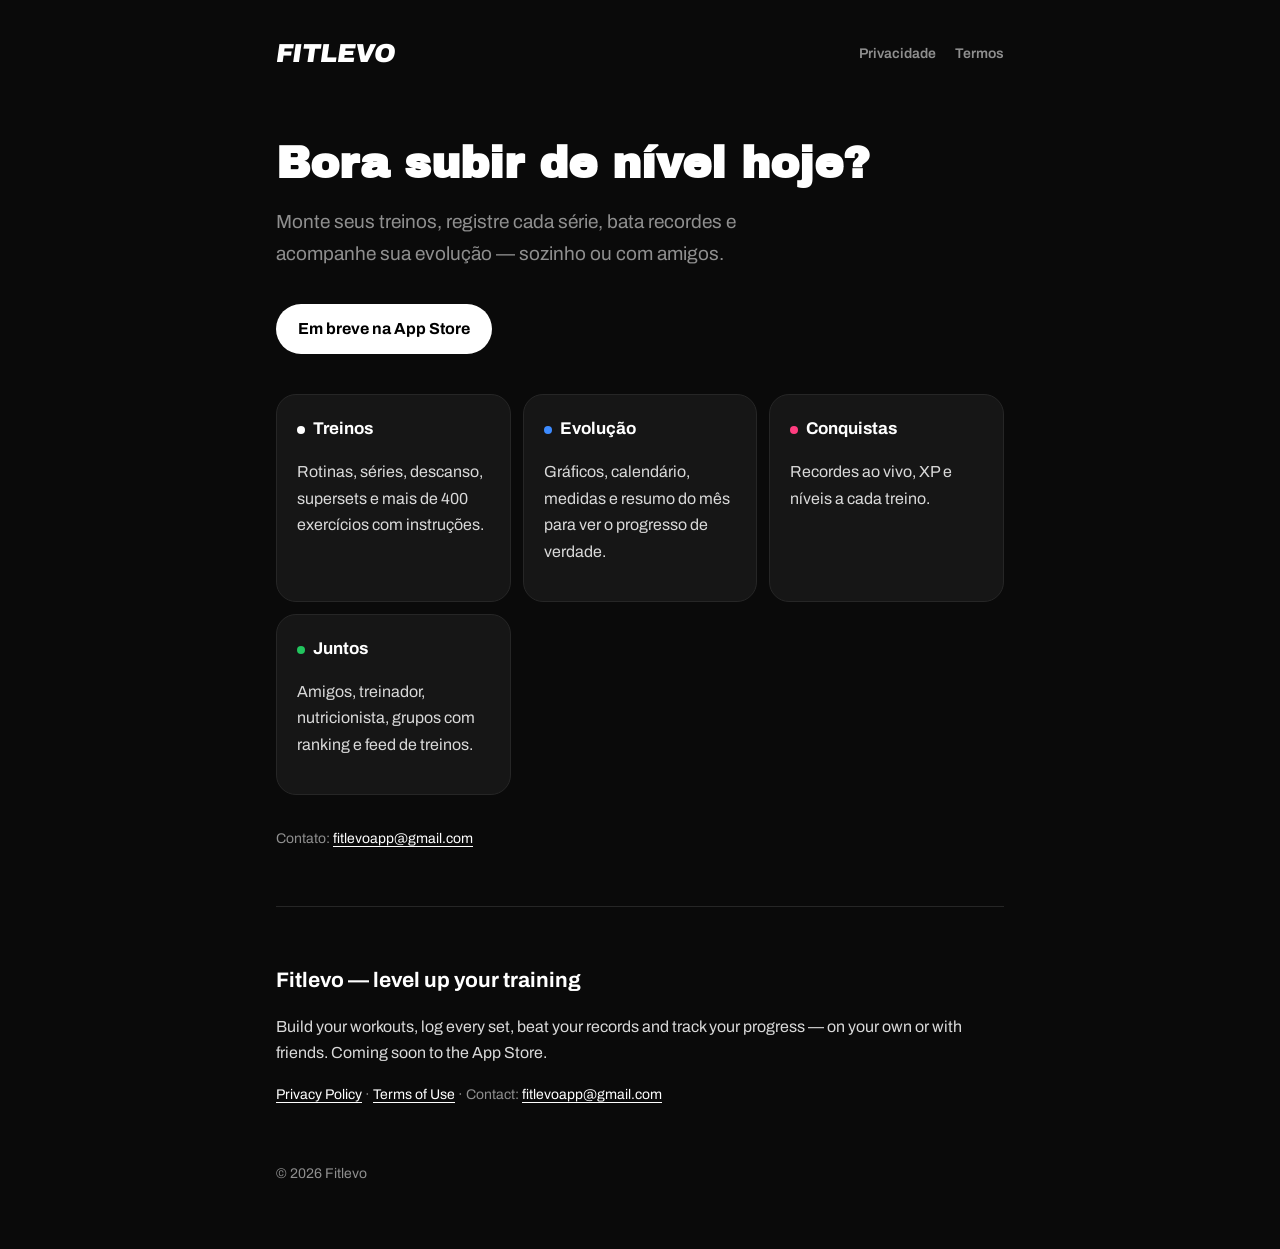
<file: index.html>
<!doctype html>
<html lang="pt-BR">
<head>
  <meta charset="utf-8">
  <meta name="viewport" content="width=device-width, initial-scale=1">
  <title>Fitlevo</title>
  <meta name="description" content="Fitlevo: monte seus treinos, registre suas séries, acompanhe sua evolução e treine com amigos.">
  <link rel="icon" href="favicon.png">
  <link rel="preconnect" href="https://fonts.googleapis.com">
  <link rel="preconnect" href="https://fonts.gstatic.com" crossorigin>
  <link href="https://fonts.googleapis.com/css2?family=Archivo:wght@400;600;700&family=Archivo+Black&display=swap" rel="stylesheet">
  <link rel="stylesheet" href="style.css">
</head>
<body>
  <div class="wrap">
    <header class="top">
      <a class="logo" href="./">FITLEVO</a>
      <nav class="top">
        <a href="privacidade.html">Privacidade</a>
        <a href="termos.html">Termos</a>
      </nav>
    </header>

    <section class="hero">
      <h1>Bora subir de nível hoje?</h1>
      <p>Monte seus treinos, registre cada série, bata recordes e acompanhe sua evolução — sozinho ou com amigos.</p>
      <span class="badge">Em breve na App Store</span>
    </section>

    <div class="features">
      <div class="card">
        <h3><span class="dot" style="background:#fff"></span>Treinos</h3>
        <p>Rotinas, séries, descanso, supersets e mais de 400 exercícios com instruções.</p>
      </div>
      <div class="card">
        <h3><span class="dot" style="background:var(--progress)"></span>Evolução</h3>
        <p>Gráficos, calendário, medidas e resumo do mês para ver o progresso de verdade.</p>
      </div>
      <div class="card">
        <h3><span class="dot" style="background:var(--record)"></span>Conquistas</h3>
        <p>Recordes ao vivo, XP e níveis a cada treino.</p>
      </div>
      <div class="card">
        <h3><span class="dot" style="background:#22c55e"></span>Juntos</h3>
        <p>Amigos, treinador, nutricionista, grupos com ranking e feed de treinos.</p>
      </div>
    </div>

    <p class="muted">Contato: <a href="mailto:fitlevoapp@gmail.com">fitlevoapp@gmail.com</a></p>

    <hr>

    <section id="en" lang="en">
      <h2>Fitlevo — level up your training</h2>
      <p>Build your workouts, log every set, beat your records and track your progress — on your own or with friends. Coming soon to the App Store.</p>
      <p class="muted"><a href="privacidade.html#en">Privacy Policy</a> · <a href="termos.html#en">Terms of Use</a> · Contact: <a href="mailto:fitlevoapp@gmail.com">fitlevoapp@gmail.com</a></p>
    </section>

    <footer>© 2026 Fitlevo</footer>
  </div>
</body>
</html>
</file>
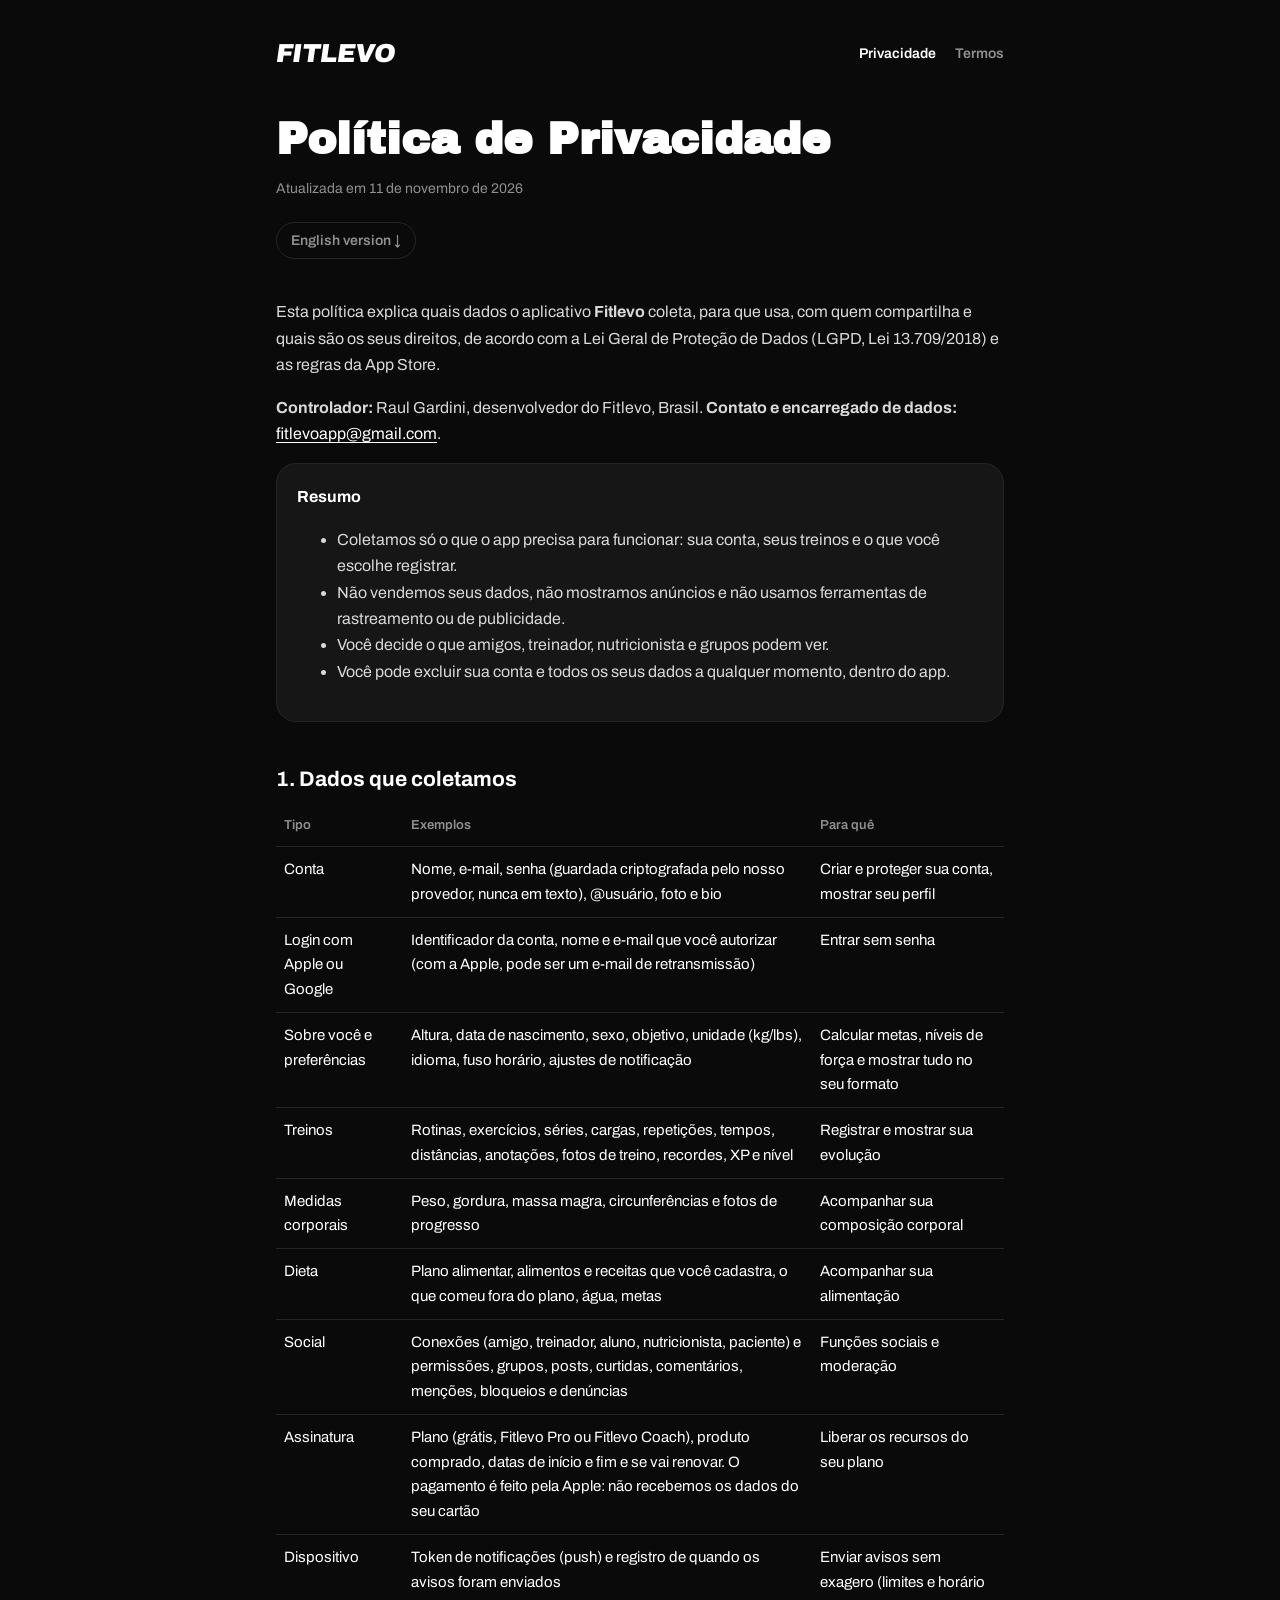
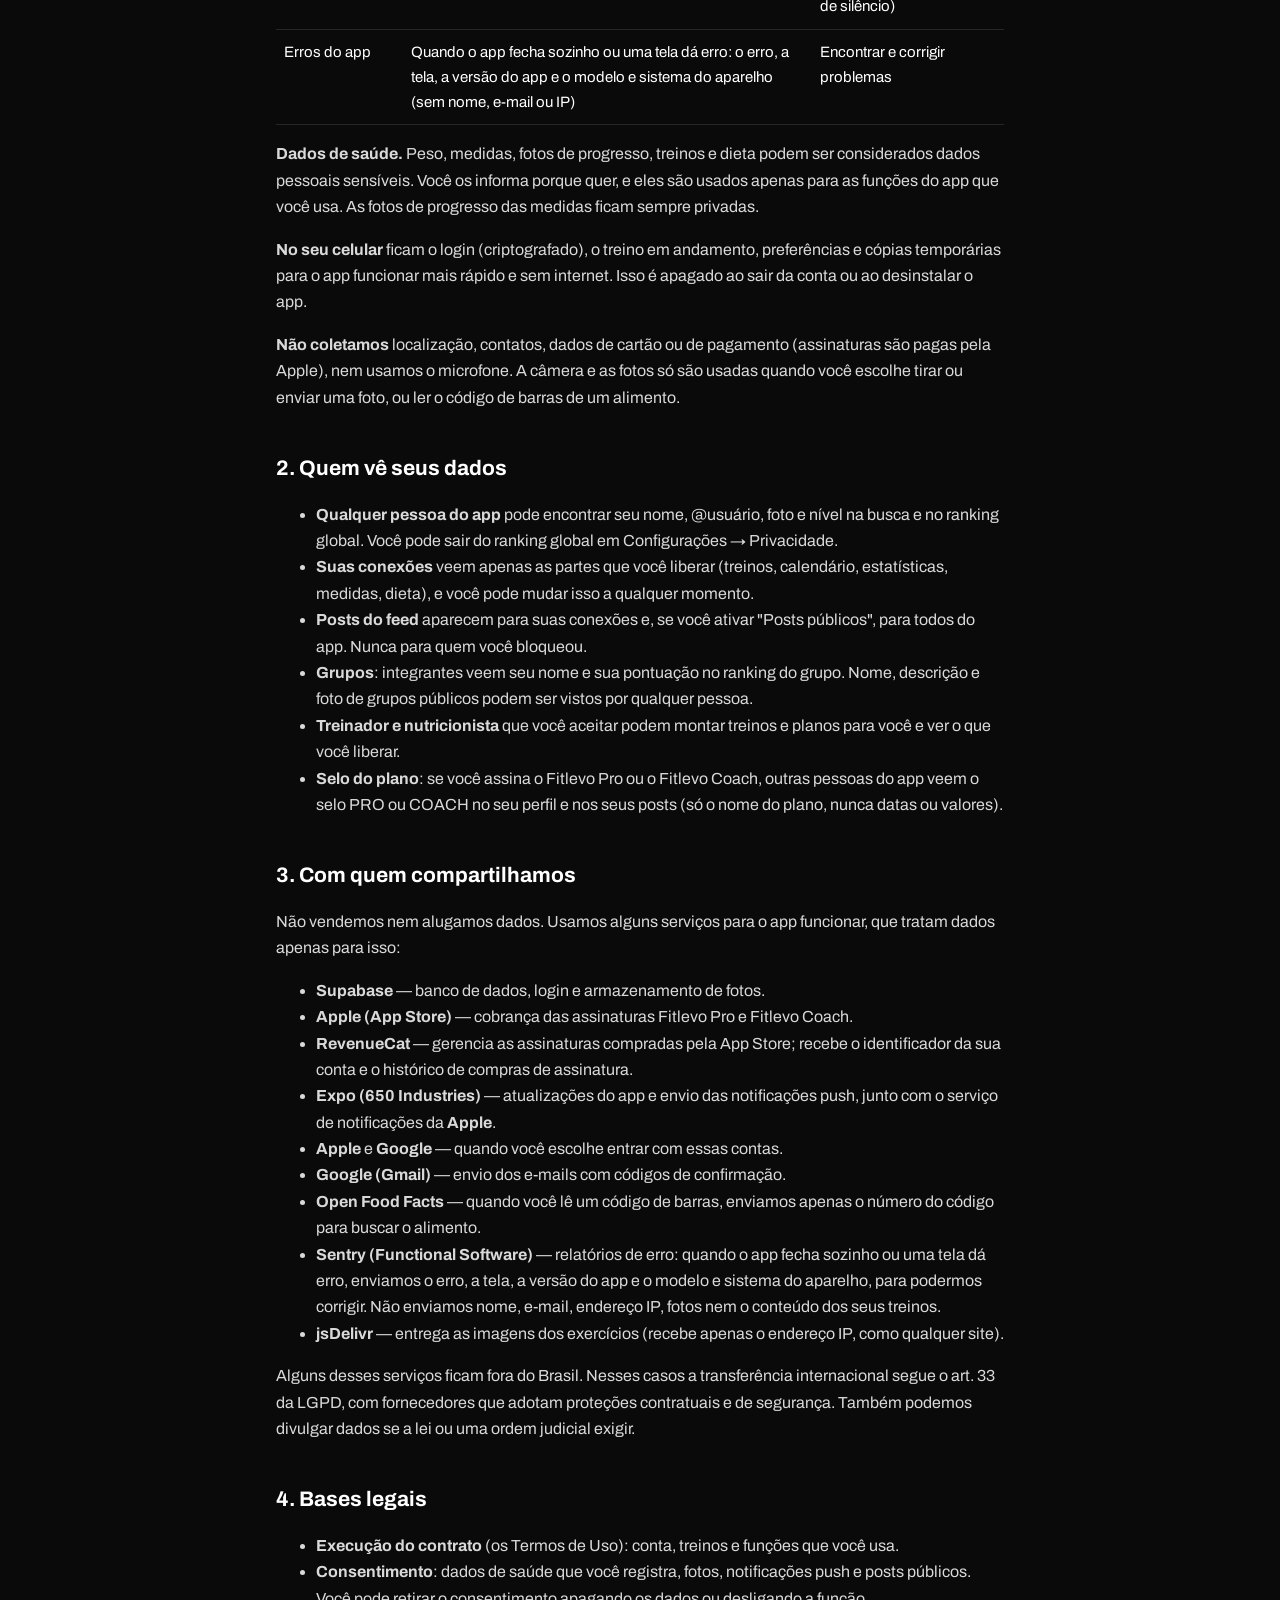
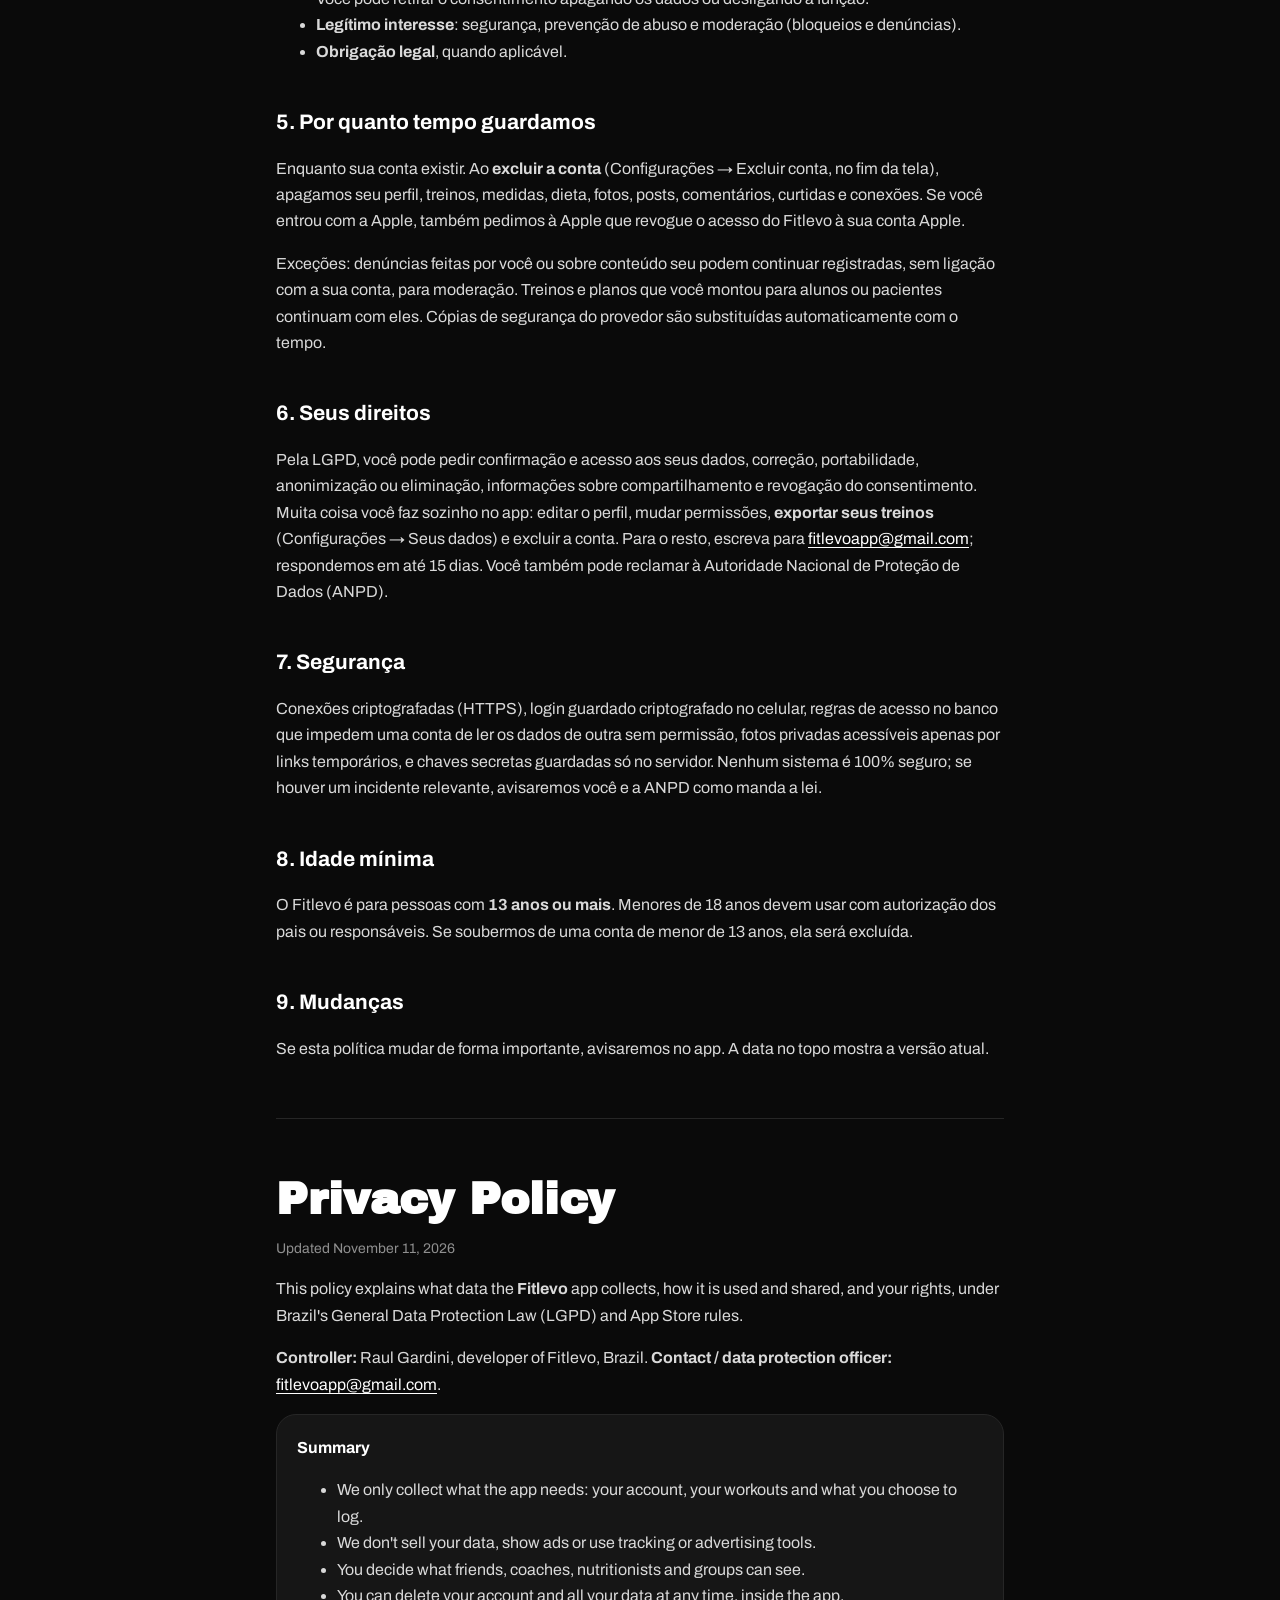
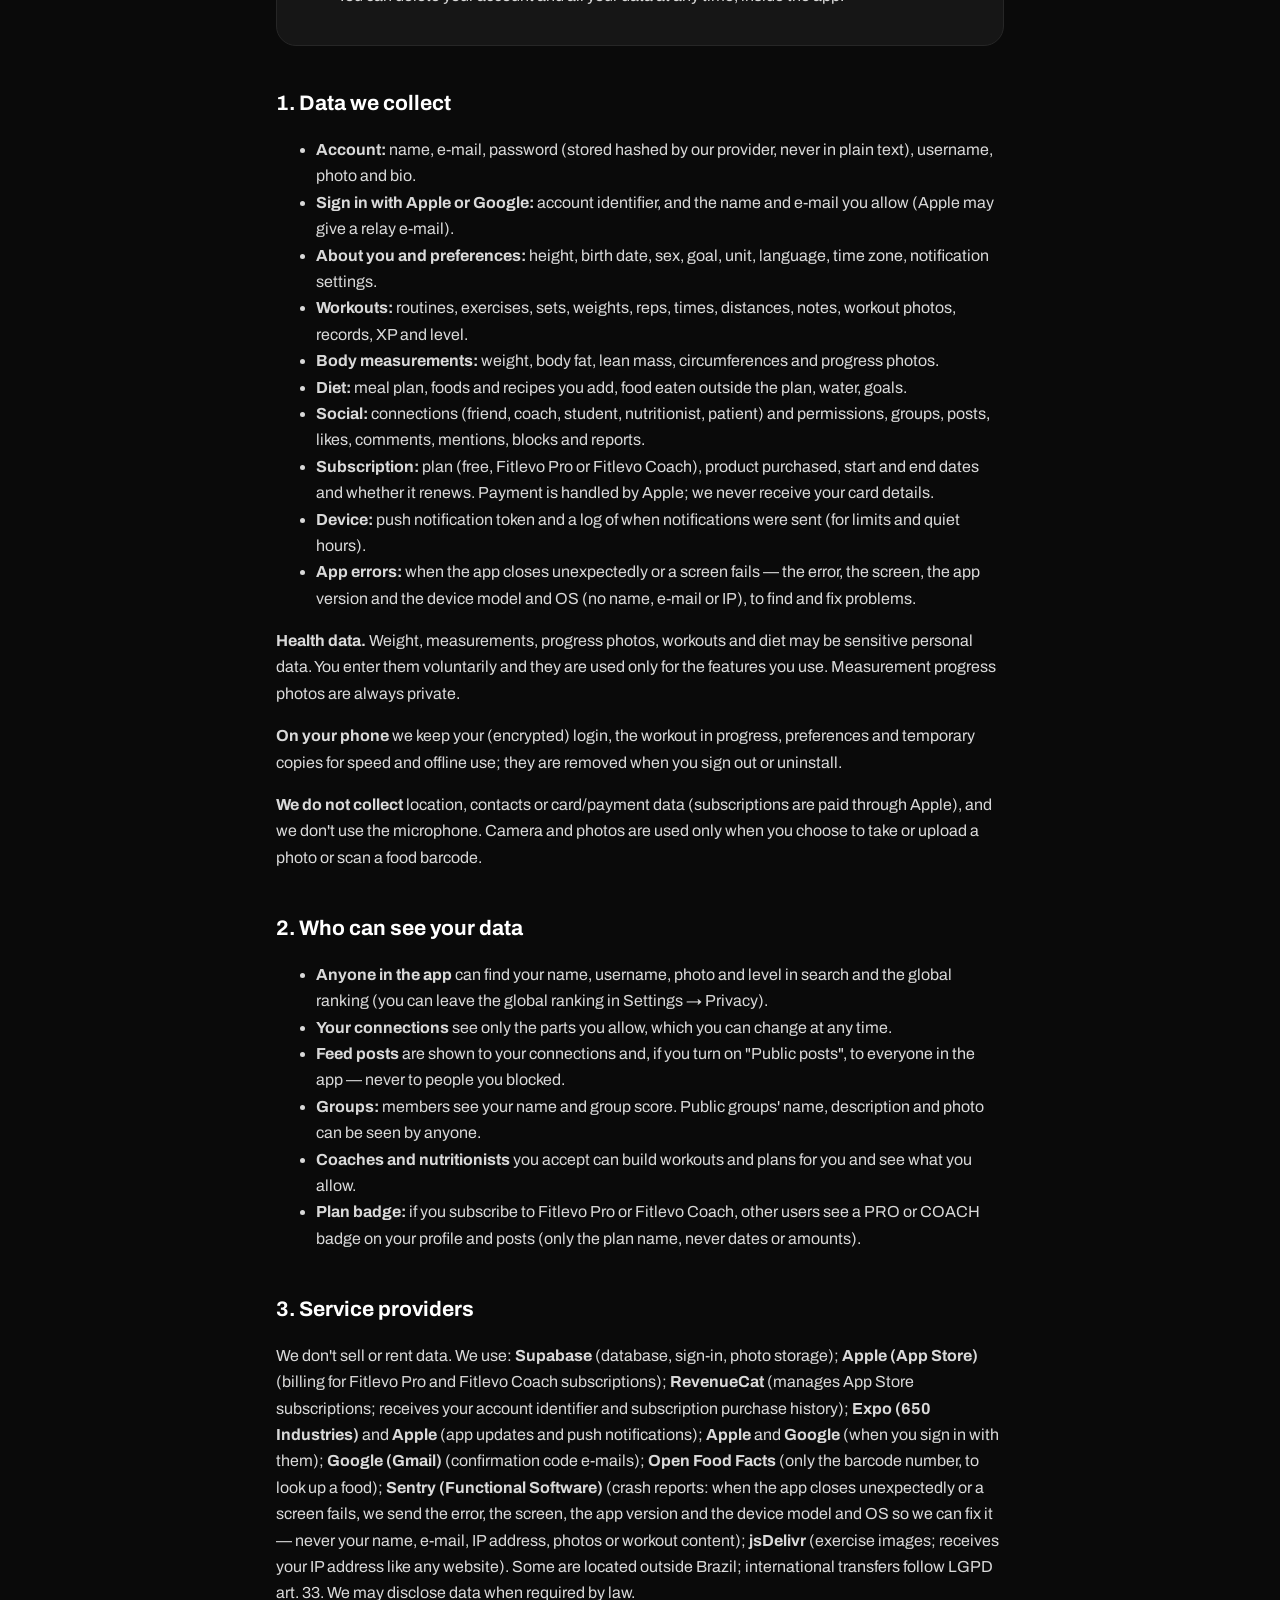
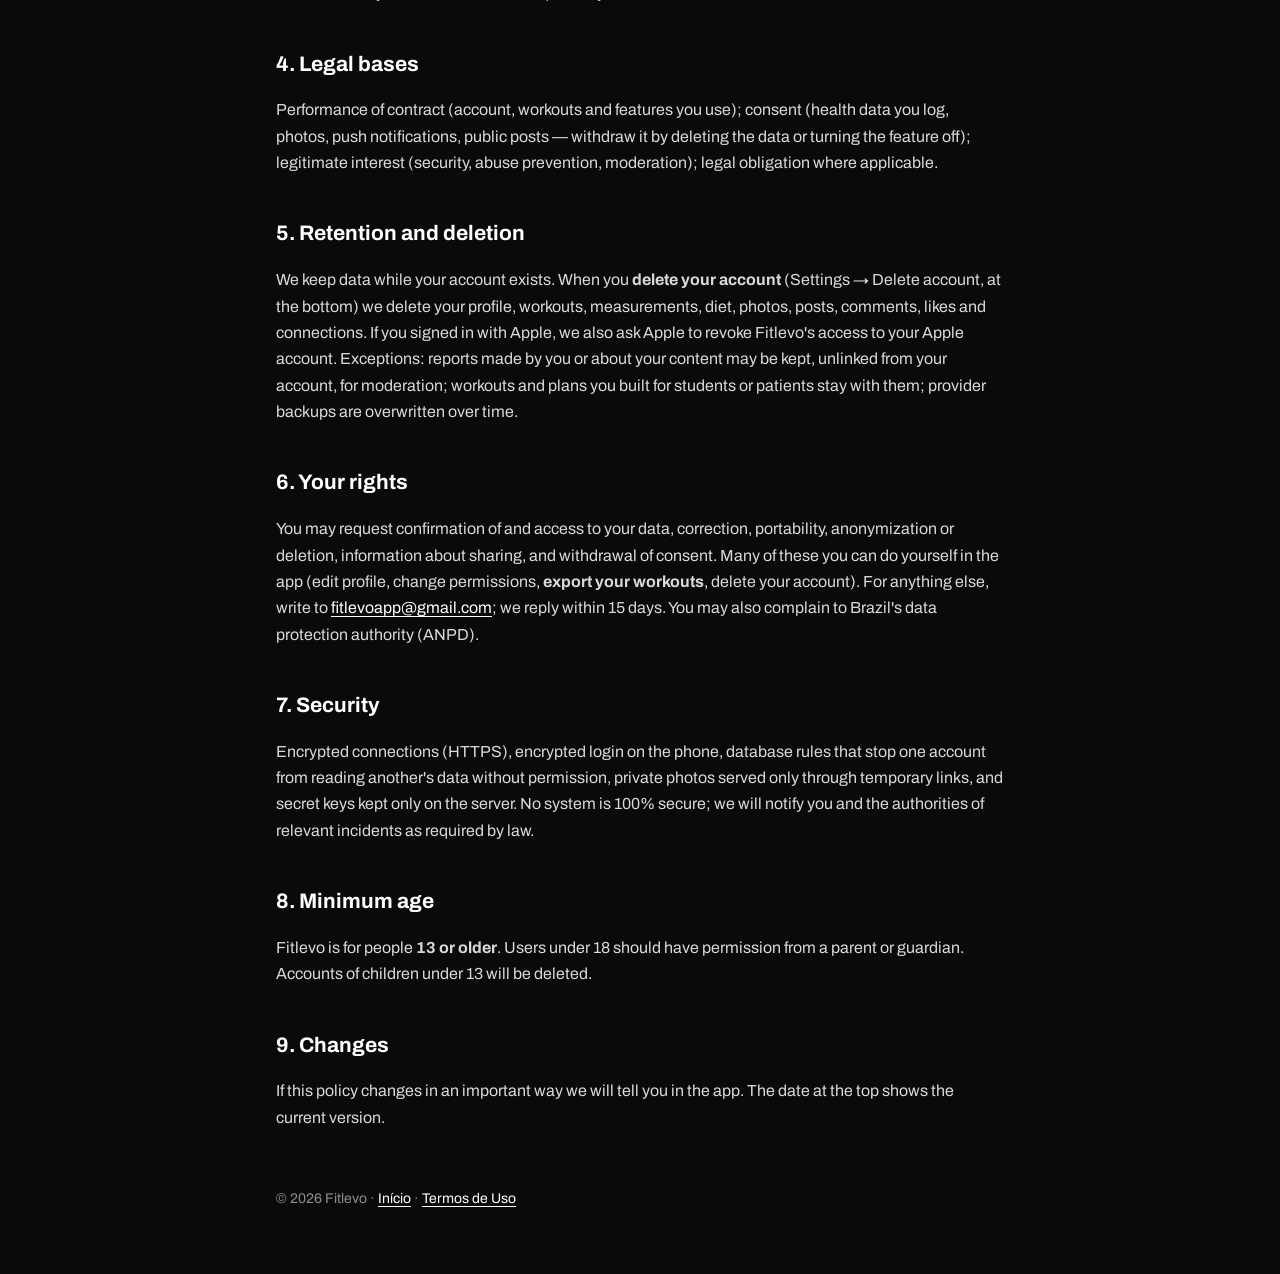
<file: privacidade.html>
<!doctype html>
<html lang="pt-BR">
<head>
  <meta charset="utf-8">
  <meta name="viewport" content="width=device-width, initial-scale=1">
  <title>Fitlevo — Política de Privacidade</title>
  <meta name="description" content="Como o Fitlevo coleta, usa, compartilha e protege seus dados.">
  <link rel="icon" href="favicon.png">
  <link rel="preconnect" href="https://fonts.googleapis.com">
  <link rel="preconnect" href="https://fonts.gstatic.com" crossorigin>
  <link href="https://fonts.googleapis.com/css2?family=Archivo:wght@400;600;700&family=Archivo+Black&display=swap" rel="stylesheet">
  <link rel="stylesheet" href="style.css">
</head>
<body>
  <div class="wrap">
    <header class="top">
      <a class="logo" href="./">FITLEVO</a>
      <nav class="top">
        <a href="privacidade.html" aria-current="page">Privacidade</a>
        <a href="termos.html">Termos</a>
      </nav>
    </header>

    <h1>Política de Privacidade</h1>
    <p class="muted">Atualizada em 11 de novembro de 2026</p>
    <a class="lang" href="#en">English version ↓</a>

    <p>Esta política explica quais dados o aplicativo <strong>Fitlevo</strong> coleta, para que usa, com quem compartilha e quais são os seus direitos, de acordo com a Lei Geral de Proteção de Dados (LGPD, Lei 13.709/2018) e as regras da App Store.</p>
    <p><strong>Controlador:</strong> Raul Gardini, desenvolvedor do Fitlevo, Brasil. <strong>Contato e encarregado de dados:</strong> <a href="mailto:fitlevoapp@gmail.com">fitlevoapp@gmail.com</a>.</p>

    <div class="card">
      <strong>Resumo</strong>
      <ul>
        <li>Coletamos só o que o app precisa para funcionar: sua conta, seus treinos e o que você escolhe registrar.</li>
        <li>Não vendemos seus dados, não mostramos anúncios e não usamos ferramentas de rastreamento ou de publicidade.</li>
        <li>Você decide o que amigos, treinador, nutricionista e grupos podem ver.</li>
        <li>Você pode excluir sua conta e todos os seus dados a qualquer momento, dentro do app.</li>
      </ul>
    </div>

    <h2>1. Dados que coletamos</h2>
    <div class="table-wrap">
      <table>
        <thead><tr><th>Tipo</th><th>Exemplos</th><th>Para quê</th></tr></thead>
        <tbody>
          <tr><td>Conta</td><td>Nome, e-mail, senha (guardada criptografada pelo nosso provedor, nunca em texto), @usuário, foto e bio</td><td>Criar e proteger sua conta, mostrar seu perfil</td></tr>
          <tr><td>Login com Apple ou Google</td><td>Identificador da conta, nome e e-mail que você autorizar (com a Apple, pode ser um e-mail de retransmissão)</td><td>Entrar sem senha</td></tr>
          <tr><td>Sobre você e preferências</td><td>Altura, data de nascimento, sexo, objetivo, unidade (kg/lbs), idioma, fuso horário, ajustes de notificação</td><td>Calcular metas, níveis de força e mostrar tudo no seu formato</td></tr>
          <tr><td>Treinos</td><td>Rotinas, exercícios, séries, cargas, repetições, tempos, distâncias, anotações, fotos de treino, recordes, XP e nível</td><td>Registrar e mostrar sua evolução</td></tr>
          <tr><td>Medidas corporais</td><td>Peso, gordura, massa magra, circunferências e fotos de progresso</td><td>Acompanhar sua composição corporal</td></tr>
          <tr><td>Dieta</td><td>Plano alimentar, alimentos e receitas que você cadastra, o que comeu fora do plano, água, metas</td><td>Acompanhar sua alimentação</td></tr>
          <tr><td>Social</td><td>Conexões (amigo, treinador, aluno, nutricionista, paciente) e permissões, grupos, posts, curtidas, comentários, menções, bloqueios e denúncias</td><td>Funções sociais e moderação</td></tr>
          <tr><td>Assinatura</td><td>Plano (grátis, Fitlevo Pro ou Fitlevo Coach), produto comprado, datas de início e fim e se vai renovar. O pagamento é feito pela Apple: não recebemos os dados do seu cartão</td><td>Liberar os recursos do seu plano</td></tr>
          <tr><td>Dispositivo</td><td>Token de notificações (push) e registro de quando os avisos foram enviados</td><td>Enviar avisos sem exagero (limites e horário de silêncio)</td></tr>
          <tr><td>Erros do app</td><td>Quando o app fecha sozinho ou uma tela dá erro: o erro, a tela, a versão do app e o modelo e sistema do aparelho (sem nome, e-mail ou IP)</td><td>Encontrar e corrigir problemas</td></tr>
        </tbody>
      </table>
    </div>
    <p><strong>Dados de saúde.</strong> Peso, medidas, fotos de progresso, treinos e dieta podem ser considerados dados pessoais sensíveis. Você os informa porque quer, e eles são usados apenas para as funções do app que você usa. As fotos de progresso das medidas ficam sempre privadas.</p>
    <p><strong>No seu celular</strong> ficam o login (criptografado), o treino em andamento, preferências e cópias temporárias para o app funcionar mais rápido e sem internet. Isso é apagado ao sair da conta ou ao desinstalar o app.</p>
    <p><strong>Não coletamos</strong> localização, contatos, dados de cartão ou de pagamento (assinaturas são pagas pela Apple), nem usamos o microfone. A câmera e as fotos só são usadas quando você escolhe tirar ou enviar uma foto, ou ler o código de barras de um alimento.</p>

    <h2>2. Quem vê seus dados</h2>
    <ul>
      <li><strong>Qualquer pessoa do app</strong> pode encontrar seu nome, @usuário, foto e nível na busca e no ranking global. Você pode sair do ranking global em Configurações → Privacidade.</li>
      <li><strong>Suas conexões</strong> veem apenas as partes que você liberar (treinos, calendário, estatísticas, medidas, dieta), e você pode mudar isso a qualquer momento.</li>
      <li><strong>Posts do feed</strong> aparecem para suas conexões e, se você ativar "Posts públicos", para todos do app. Nunca para quem você bloqueou.</li>
      <li><strong>Grupos</strong>: integrantes veem seu nome e sua pontuação no ranking do grupo. Nome, descrição e foto de grupos públicos podem ser vistos por qualquer pessoa.</li>
      <li><strong>Treinador e nutricionista</strong> que você aceitar podem montar treinos e planos para você e ver o que você liberar.</li>
      <li><strong>Selo do plano</strong>: se você assina o Fitlevo Pro ou o Fitlevo Coach, outras pessoas do app veem o selo PRO ou COACH no seu perfil e nos seus posts (só o nome do plano, nunca datas ou valores).</li>
    </ul>

    <h2>3. Com quem compartilhamos</h2>
    <p>Não vendemos nem alugamos dados. Usamos alguns serviços para o app funcionar, que tratam dados apenas para isso:</p>
    <ul>
      <li><strong>Supabase</strong> — banco de dados, login e armazenamento de fotos.</li>
      <li><strong>Apple (App Store)</strong> — cobrança das assinaturas Fitlevo Pro e Fitlevo Coach.</li>
      <li><strong>RevenueCat</strong> — gerencia as assinaturas compradas pela App Store; recebe o identificador da sua conta e o histórico de compras de assinatura.</li>
      <li><strong>Expo (650 Industries)</strong> — atualizações do app e envio das notificações push, junto com o serviço de notificações da <strong>Apple</strong>.</li>
      <li><strong>Apple</strong> e <strong>Google</strong> — quando você escolhe entrar com essas contas.</li>
      <li><strong>Google (Gmail)</strong> — envio dos e-mails com códigos de confirmação.</li>
      <li><strong>Open Food Facts</strong> — quando você lê um código de barras, enviamos apenas o número do código para buscar o alimento.</li>
      <li><strong>Sentry (Functional Software)</strong> — relatórios de erro: quando o app fecha sozinho ou uma tela dá erro, enviamos o erro, a tela, a versão do app e o modelo e sistema do aparelho, para podermos corrigir. Não enviamos nome, e-mail, endereço IP, fotos nem o conteúdo dos seus treinos.</li>
      <li><strong>jsDelivr</strong> — entrega as imagens dos exercícios (recebe apenas o endereço IP, como qualquer site).</li>
    </ul>
    <p>Alguns desses serviços ficam fora do Brasil. Nesses casos a transferência internacional segue o art. 33 da LGPD, com fornecedores que adotam proteções contratuais e de segurança. Também podemos divulgar dados se a lei ou uma ordem judicial exigir.</p>

    <h2>4. Bases legais</h2>
    <ul>
      <li><strong>Execução do contrato</strong> (os Termos de Uso): conta, treinos e funções que você usa.</li>
      <li><strong>Consentimento</strong>: dados de saúde que você registra, fotos, notificações push e posts públicos. Você pode retirar o consentimento apagando os dados ou desligando a função.</li>
      <li><strong>Legítimo interesse</strong>: segurança, prevenção de abuso e moderação (bloqueios e denúncias).</li>
      <li><strong>Obrigação legal</strong>, quando aplicável.</li>
    </ul>

    <h2>5. Por quanto tempo guardamos</h2>
    <p>Enquanto sua conta existir. Ao <strong>excluir a conta</strong> (Configurações → Excluir conta, no fim da tela), apagamos seu perfil, treinos, medidas, dieta, fotos, posts, comentários, curtidas e conexões. Se você entrou com a Apple, também pedimos à Apple que revogue o acesso do Fitlevo à sua conta Apple.</p>
    <p>Exceções: denúncias feitas por você ou sobre conteúdo seu podem continuar registradas, sem ligação com a sua conta, para moderação. Treinos e planos que você montou para alunos ou pacientes continuam com eles. Cópias de segurança do provedor são substituídas automaticamente com o tempo.</p>

    <h2>6. Seus direitos</h2>
    <p>Pela LGPD, você pode pedir confirmação e acesso aos seus dados, correção, portabilidade, anonimização ou eliminação, informações sobre compartilhamento e revogação do consentimento. Muita coisa você faz sozinho no app: editar o perfil, mudar permissões, <strong>exportar seus treinos</strong> (Configurações → Seus dados) e excluir a conta. Para o resto, escreva para <a href="mailto:fitlevoapp@gmail.com">fitlevoapp@gmail.com</a>; respondemos em até 15 dias. Você também pode reclamar à Autoridade Nacional de Proteção de Dados (ANPD).</p>

    <h2>7. Segurança</h2>
    <p>Conexões criptografadas (HTTPS), login guardado criptografado no celular, regras de acesso no banco que impedem uma conta de ler os dados de outra sem permissão, fotos privadas acessíveis apenas por links temporários, e chaves secretas guardadas só no servidor. Nenhum sistema é 100% seguro; se houver um incidente relevante, avisaremos você e a ANPD como manda a lei.</p>

    <h2>8. Idade mínima</h2>
    <p>O Fitlevo é para pessoas com <strong>13 anos ou mais</strong>. Menores de 18 anos devem usar com autorização dos pais ou responsáveis. Se soubermos de uma conta de menor de 13 anos, ela será excluída.</p>

    <h2>9. Mudanças</h2>
    <p>Se esta política mudar de forma importante, avisaremos no app. A data no topo mostra a versão atual.</p>

    <hr>

    <section id="en" lang="en">
      <h1>Privacy Policy</h1>
      <p class="muted">Updated November 11, 2026</p>

      <p>This policy explains what data the <strong>Fitlevo</strong> app collects, how it is used and shared, and your rights, under Brazil's General Data Protection Law (LGPD) and App Store rules.</p>
      <p><strong>Controller:</strong> Raul Gardini, developer of Fitlevo, Brazil. <strong>Contact / data protection officer:</strong> <a href="mailto:fitlevoapp@gmail.com">fitlevoapp@gmail.com</a>.</p>

      <div class="card">
        <strong>Summary</strong>
        <ul>
          <li>We only collect what the app needs: your account, your workouts and what you choose to log.</li>
          <li>We don't sell your data, show ads or use tracking or advertising tools.</li>
          <li>You decide what friends, coaches, nutritionists and groups can see.</li>
          <li>You can delete your account and all your data at any time, inside the app.</li>
        </ul>
      </div>

      <h2>1. Data we collect</h2>
      <ul>
        <li><strong>Account:</strong> name, e-mail, password (stored hashed by our provider, never in plain text), username, photo and bio.</li>
        <li><strong>Sign in with Apple or Google:</strong> account identifier, and the name and e-mail you allow (Apple may give a relay e-mail).</li>
        <li><strong>About you and preferences:</strong> height, birth date, sex, goal, unit, language, time zone, notification settings.</li>
        <li><strong>Workouts:</strong> routines, exercises, sets, weights, reps, times, distances, notes, workout photos, records, XP and level.</li>
        <li><strong>Body measurements:</strong> weight, body fat, lean mass, circumferences and progress photos.</li>
        <li><strong>Diet:</strong> meal plan, foods and recipes you add, food eaten outside the plan, water, goals.</li>
        <li><strong>Social:</strong> connections (friend, coach, student, nutritionist, patient) and permissions, groups, posts, likes, comments, mentions, blocks and reports.</li>
        <li><strong>Subscription:</strong> plan (free, Fitlevo Pro or Fitlevo Coach), product purchased, start and end dates and whether it renews. Payment is handled by Apple; we never receive your card details.</li>
        <li><strong>Device:</strong> push notification token and a log of when notifications were sent (for limits and quiet hours).</li>
        <li><strong>App errors:</strong> when the app closes unexpectedly or a screen fails — the error, the screen, the app version and the device model and OS (no name, e-mail or IP), to find and fix problems.</li>
      </ul>
      <p><strong>Health data.</strong> Weight, measurements, progress photos, workouts and diet may be sensitive personal data. You enter them voluntarily and they are used only for the features you use. Measurement progress photos are always private.</p>
      <p><strong>On your phone</strong> we keep your (encrypted) login, the workout in progress, preferences and temporary copies for speed and offline use; they are removed when you sign out or uninstall.</p>
      <p><strong>We do not collect</strong> location, contacts or card/payment data (subscriptions are paid through Apple), and we don't use the microphone. Camera and photos are used only when you choose to take or upload a photo or scan a food barcode.</p>

      <h2>2. Who can see your data</h2>
      <ul>
        <li><strong>Anyone in the app</strong> can find your name, username, photo and level in search and the global ranking (you can leave the global ranking in Settings → Privacy).</li>
        <li><strong>Your connections</strong> see only the parts you allow, which you can change at any time.</li>
        <li><strong>Feed posts</strong> are shown to your connections and, if you turn on "Public posts", to everyone in the app — never to people you blocked.</li>
        <li><strong>Groups:</strong> members see your name and group score. Public groups' name, description and photo can be seen by anyone.</li>
        <li><strong>Coaches and nutritionists</strong> you accept can build workouts and plans for you and see what you allow.</li>
        <li><strong>Plan badge:</strong> if you subscribe to Fitlevo Pro or Fitlevo Coach, other users see a PRO or COACH badge on your profile and posts (only the plan name, never dates or amounts).</li>
      </ul>

      <h2>3. Service providers</h2>
      <p>We don't sell or rent data. We use: <strong>Supabase</strong> (database, sign-in, photo storage); <strong>Apple (App Store)</strong> (billing for Fitlevo Pro and Fitlevo Coach subscriptions); <strong>RevenueCat</strong> (manages App Store subscriptions; receives your account identifier and subscription purchase history); <strong>Expo (650 Industries)</strong> and <strong>Apple</strong> (app updates and push notifications); <strong>Apple</strong> and <strong>Google</strong> (when you sign in with them); <strong>Google (Gmail)</strong> (confirmation code e-mails); <strong>Open Food Facts</strong> (only the barcode number, to look up a food); <strong>Sentry (Functional Software)</strong> (crash reports: when the app closes unexpectedly or a screen fails, we send the error, the screen, the app version and the device model and OS so we can fix it — never your name, e-mail, IP address, photos or workout content); <strong>jsDelivr</strong> (exercise images; receives your IP address like any website). Some are located outside Brazil; international transfers follow LGPD art. 33. We may disclose data when required by law.</p>

      <h2>4. Legal bases</h2>
      <p>Performance of contract (account, workouts and features you use); consent (health data you log, photos, push notifications, public posts — withdraw it by deleting the data or turning the feature off); legitimate interest (security, abuse prevention, moderation); legal obligation where applicable.</p>

      <h2>5. Retention and deletion</h2>
      <p>We keep data while your account exists. When you <strong>delete your account</strong> (Settings → Delete account, at the bottom) we delete your profile, workouts, measurements, diet, photos, posts, comments, likes and connections. If you signed in with Apple, we also ask Apple to revoke Fitlevo's access to your Apple account. Exceptions: reports made by you or about your content may be kept, unlinked from your account, for moderation; workouts and plans you built for students or patients stay with them; provider backups are overwritten over time.</p>

      <h2>6. Your rights</h2>
      <p>You may request confirmation of and access to your data, correction, portability, anonymization or deletion, information about sharing, and withdrawal of consent. Many of these you can do yourself in the app (edit profile, change permissions, <strong>export your workouts</strong>, delete your account). For anything else, write to <a href="mailto:fitlevoapp@gmail.com">fitlevoapp@gmail.com</a>; we reply within 15 days. You may also complain to Brazil's data protection authority (ANPD).</p>

      <h2>7. Security</h2>
      <p>Encrypted connections (HTTPS), encrypted login on the phone, database rules that stop one account from reading another's data without permission, private photos served only through temporary links, and secret keys kept only on the server. No system is 100% secure; we will notify you and the authorities of relevant incidents as required by law.</p>

      <h2>8. Minimum age</h2>
      <p>Fitlevo is for people <strong>13 or older</strong>. Users under 18 should have permission from a parent or guardian. Accounts of children under 13 will be deleted.</p>

      <h2>9. Changes</h2>
      <p>If this policy changes in an important way we will tell you in the app. The date at the top shows the current version.</p>
    </section>

    <footer>© 2026 Fitlevo · <a href="./">Início</a> · <a href="termos.html">Termos de Uso</a></footer>
  </div>
</body>
</html>
</file>
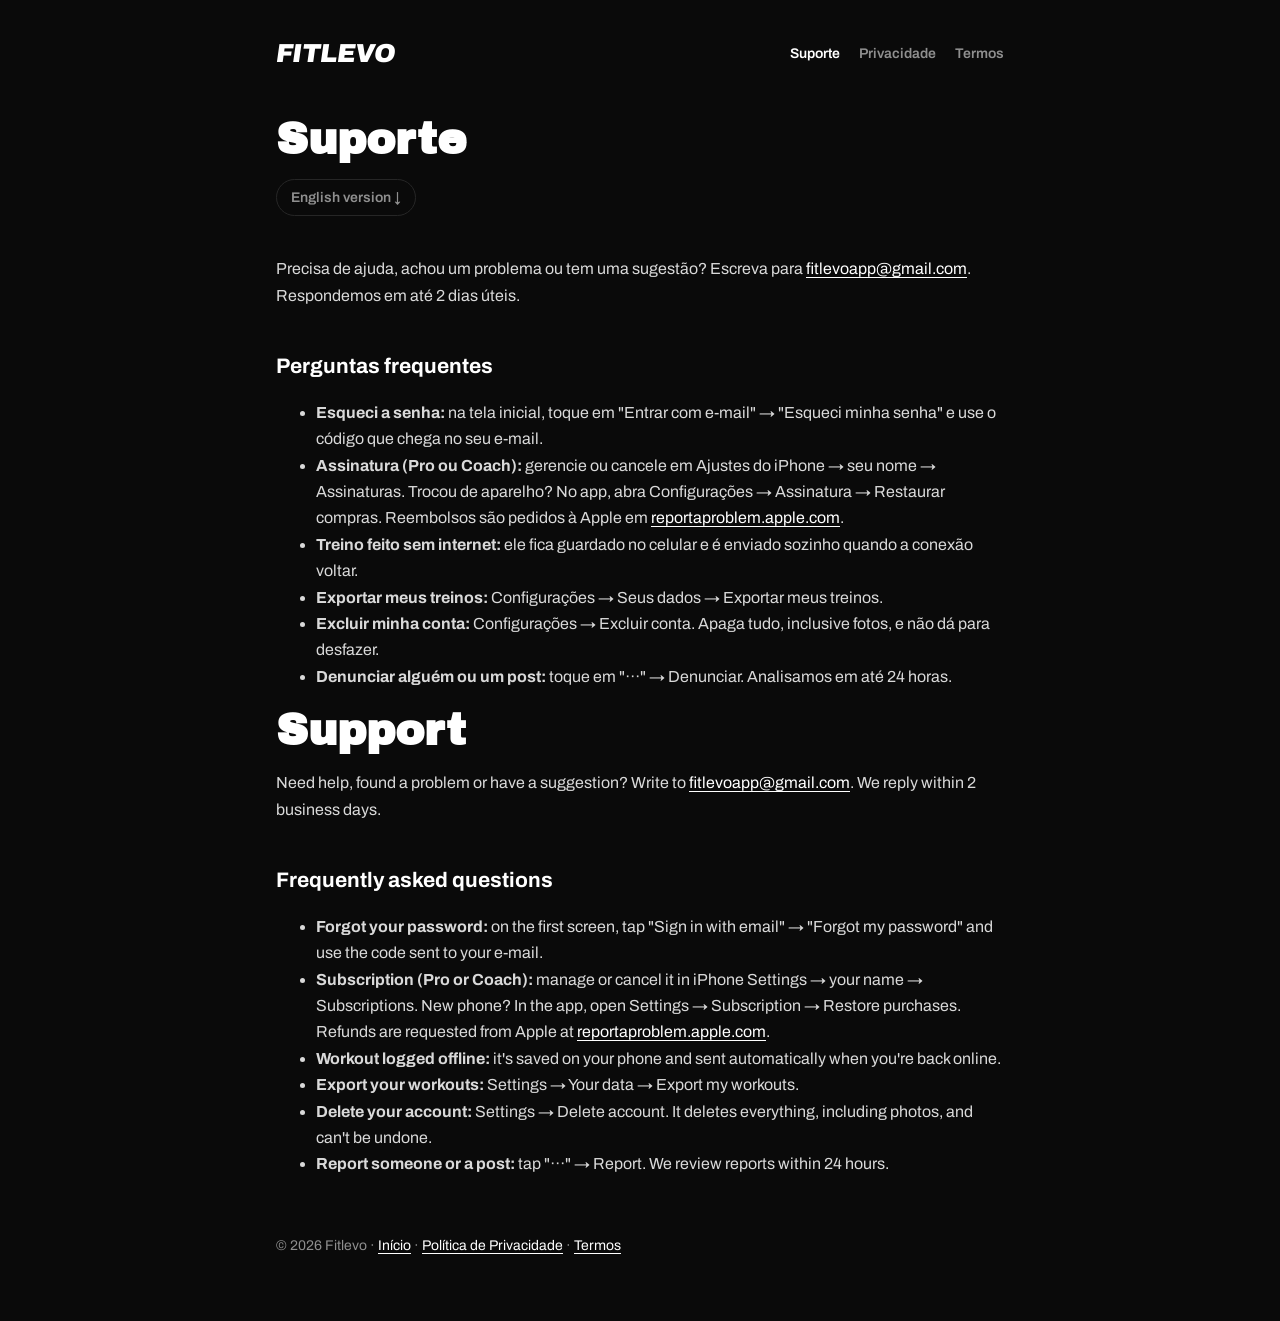
<file: suporte.html>
<!doctype html>
<html lang="pt-BR">
<head>
  <meta charset="utf-8">
  <meta name="viewport" content="width=device-width, initial-scale=1">
  <title>Fitlevo — Suporte</title>
  <meta name="description" content="Ajuda e contato do Fitlevo.">
  <link rel="icon" href="favicon.png">
  <link rel="preconnect" href="https://fonts.googleapis.com">
  <link rel="preconnect" href="https://fonts.gstatic.com" crossorigin>
  <link href="https://fonts.googleapis.com/css2?family=Archivo:wght@400;600;700&family=Archivo+Black&display=swap" rel="stylesheet">
  <link rel="stylesheet" href="style.css">
</head>
<body>
  <div class="wrap">
    <header class="top">
      <a class="logo" href="./">FITLEVO</a>
      <nav class="top">
        <a href="suporte.html" aria-current="page">Suporte</a>
        <a href="privacidade.html">Privacidade</a>
        <a href="termos.html">Termos</a>
      </nav>
    </header>

    <h1>Suporte</h1>
    <a class="lang" href="#en">English version ↓</a>

    <p>Precisa de ajuda, achou um problema ou tem uma sugestão? Escreva para <a href="mailto:fitlevoapp@gmail.com">fitlevoapp@gmail.com</a>. Respondemos em até 2 dias úteis.</p>

    <h2>Perguntas frequentes</h2>
    <ul>
      <li><strong>Esqueci a senha:</strong> na tela inicial, toque em "Entrar com e-mail" → "Esqueci minha senha" e use o código que chega no seu e-mail.</li>
      <li><strong>Assinatura (Pro ou Coach):</strong> gerencie ou cancele em Ajustes do iPhone → seu nome → Assinaturas. Trocou de aparelho? No app, abra Configurações → Assinatura → Restaurar compras. Reembolsos são pedidos à Apple em <a href="https://reportaproblem.apple.com">reportaproblem.apple.com</a>.</li>
      <li><strong>Treino feito sem internet:</strong> ele fica guardado no celular e é enviado sozinho quando a conexão voltar.</li>
      <li><strong>Exportar meus treinos:</strong> Configurações → Seus dados → Exportar meus treinos.</li>
      <li><strong>Excluir minha conta:</strong> Configurações → Excluir conta. Apaga tudo, inclusive fotos, e não dá para desfazer.</li>
      <li><strong>Denunciar alguém ou um post:</strong> toque em "···" → Denunciar. Analisamos em até 24 horas.</li>
    </ul>

    <section id="en" lang="en">
      <h1>Support</h1>
      <p>Need help, found a problem or have a suggestion? Write to <a href="mailto:fitlevoapp@gmail.com">fitlevoapp@gmail.com</a>. We reply within 2 business days.</p>

      <h2>Frequently asked questions</h2>
      <ul>
        <li><strong>Forgot your password:</strong> on the first screen, tap "Sign in with email" → "Forgot my password" and use the code sent to your e-mail.</li>
        <li><strong>Subscription (Pro or Coach):</strong> manage or cancel it in iPhone Settings → your name → Subscriptions. New phone? In the app, open Settings → Subscription → Restore purchases. Refunds are requested from Apple at <a href="https://reportaproblem.apple.com">reportaproblem.apple.com</a>.</li>
        <li><strong>Workout logged offline:</strong> it's saved on your phone and sent automatically when you're back online.</li>
        <li><strong>Export your workouts:</strong> Settings → Your data → Export my workouts.</li>
        <li><strong>Delete your account:</strong> Settings → Delete account. It deletes everything, including photos, and can't be undone.</li>
        <li><strong>Report someone or a post:</strong> tap "···" → Report. We review reports within 24 hours.</li>
      </ul>
    </section>

    <footer>© 2026 Fitlevo · <a href="./">Início</a> · <a href="privacidade.html">Política de Privacidade</a> · <a href="termos.html">Termos</a></footer>
  </div>
</body>
</html>
</file>
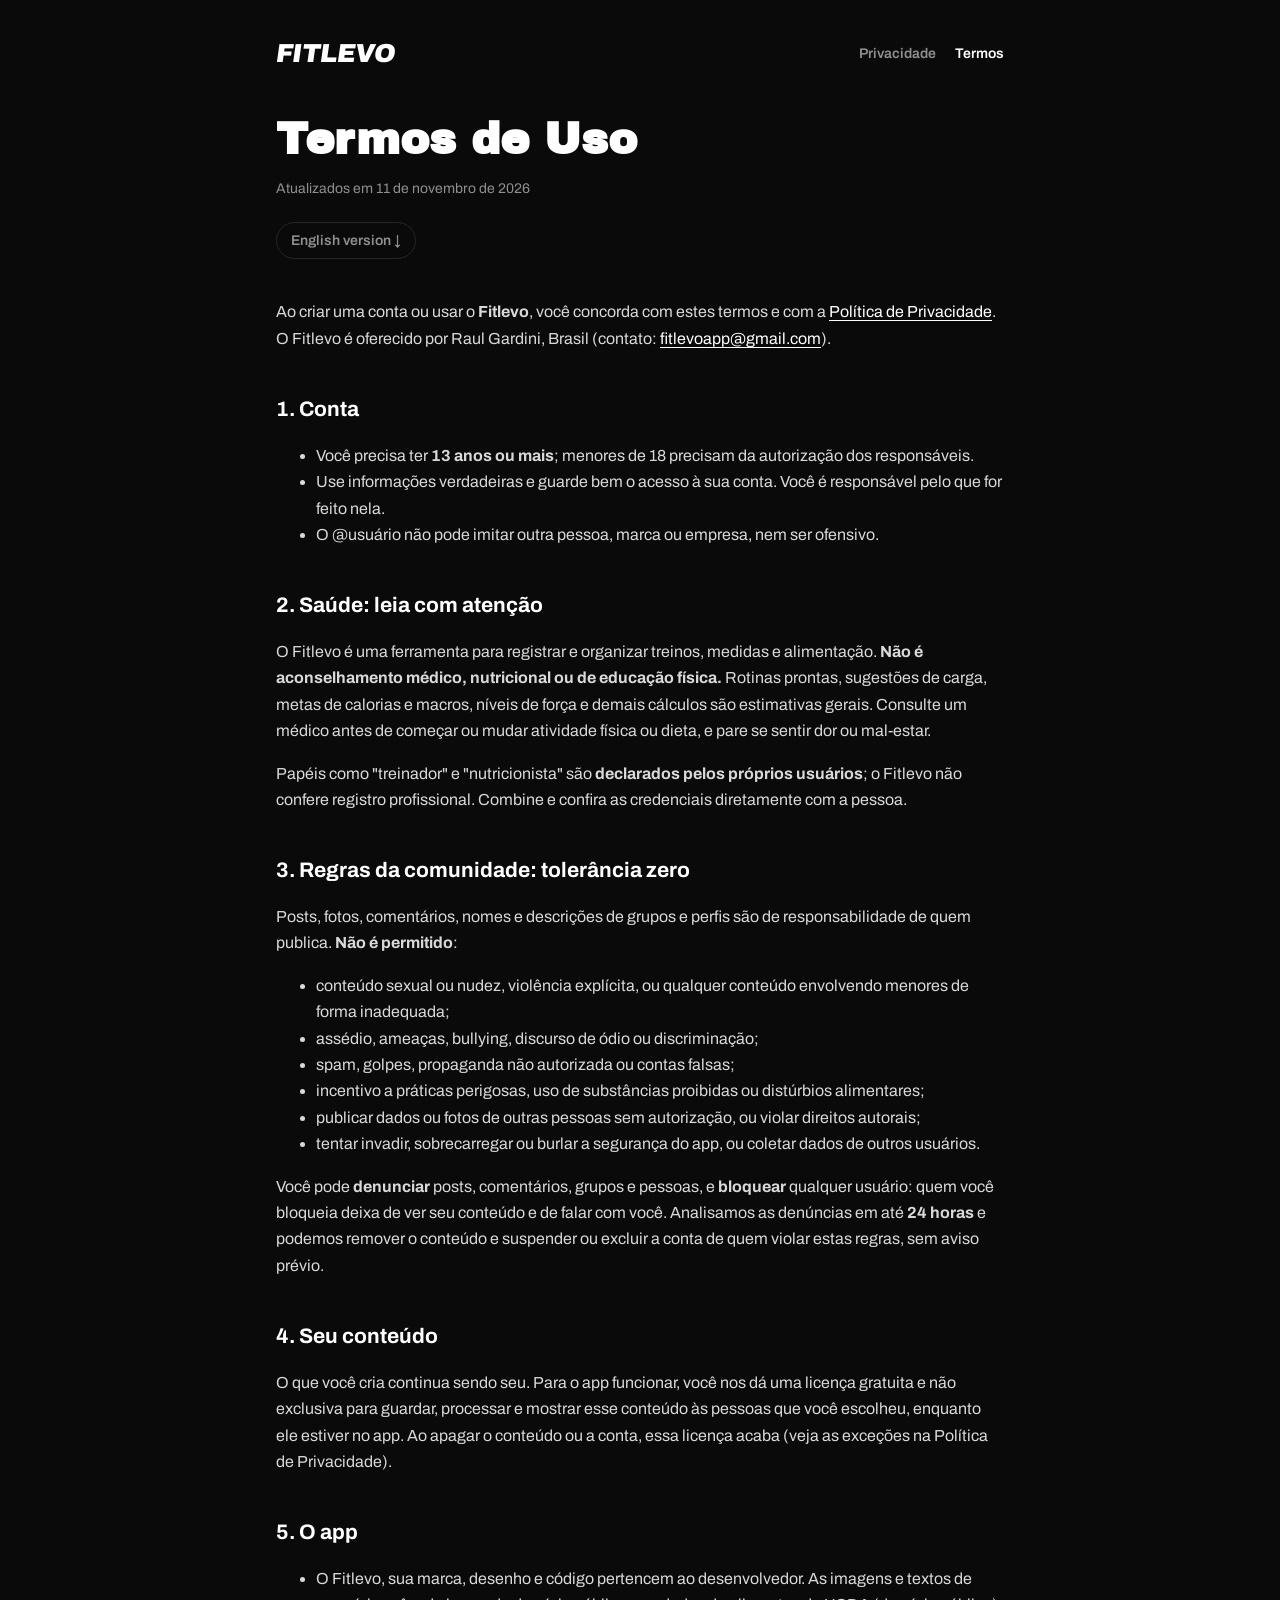
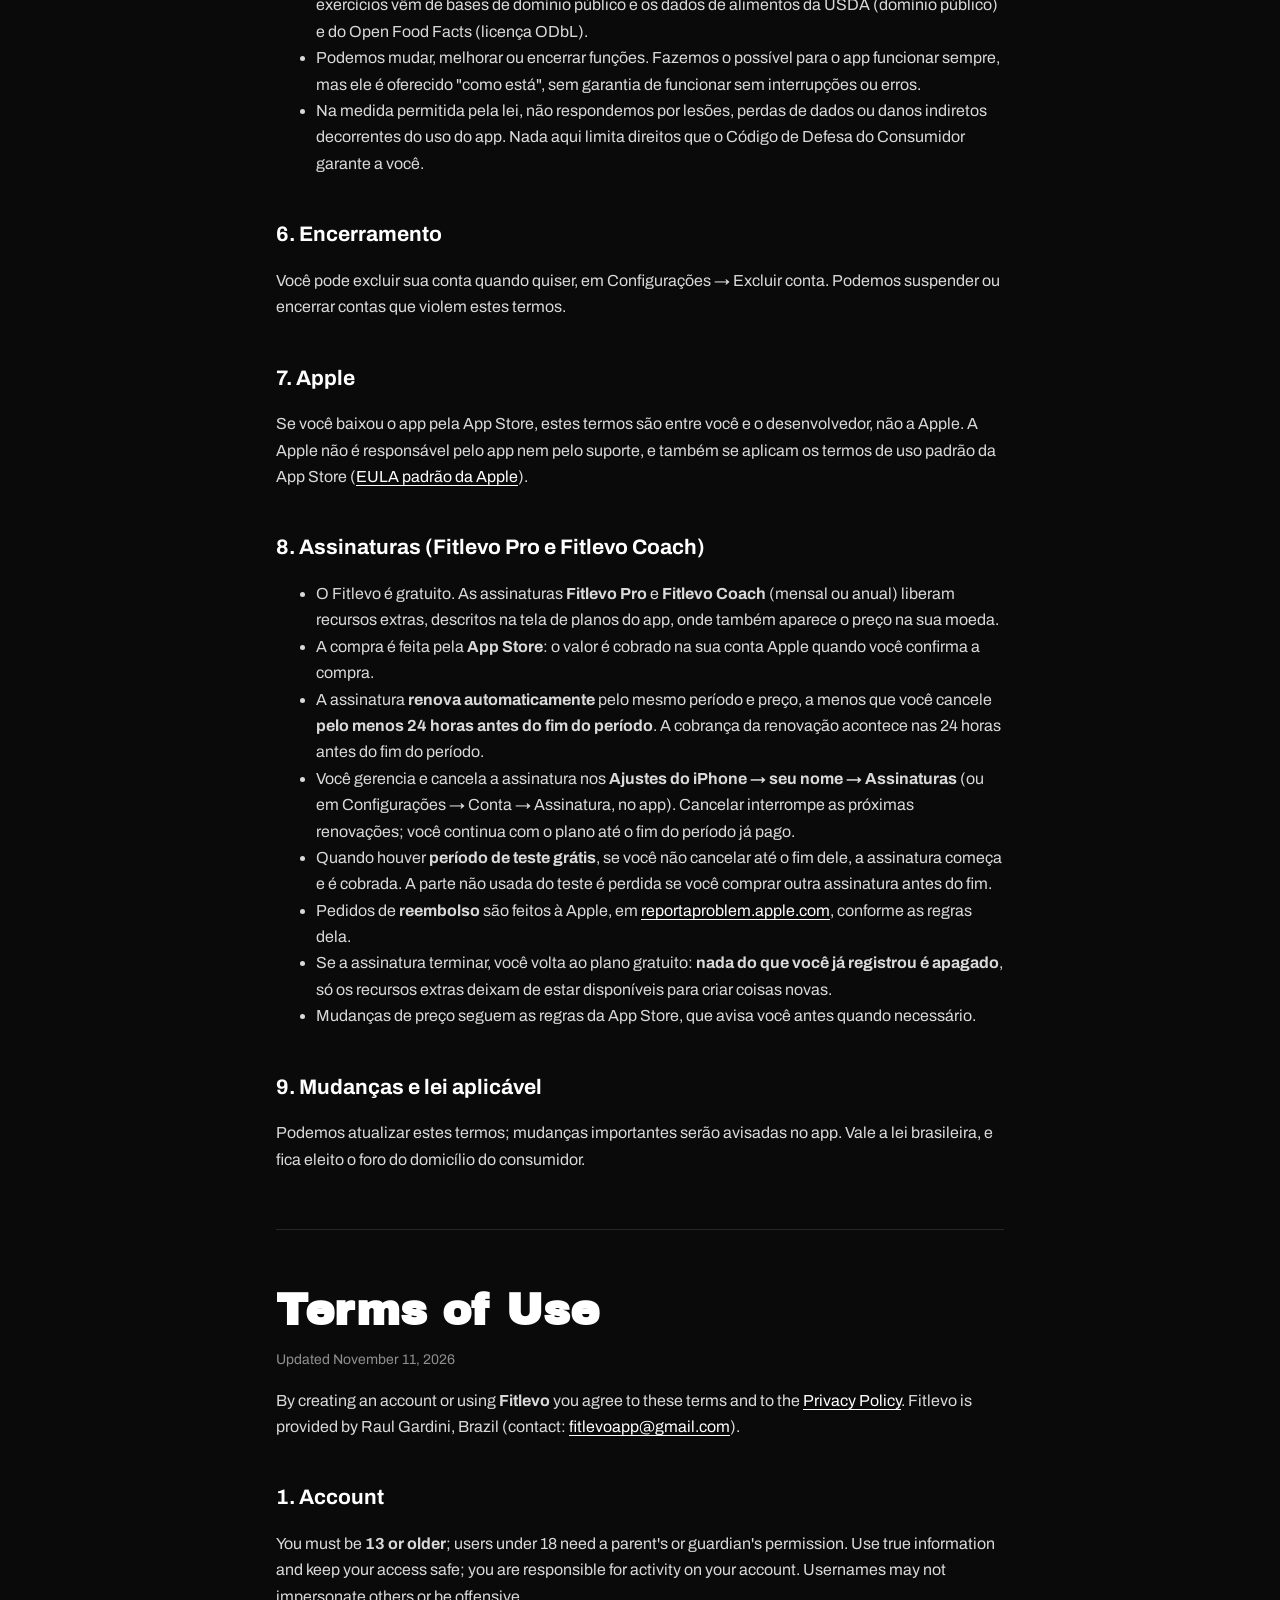
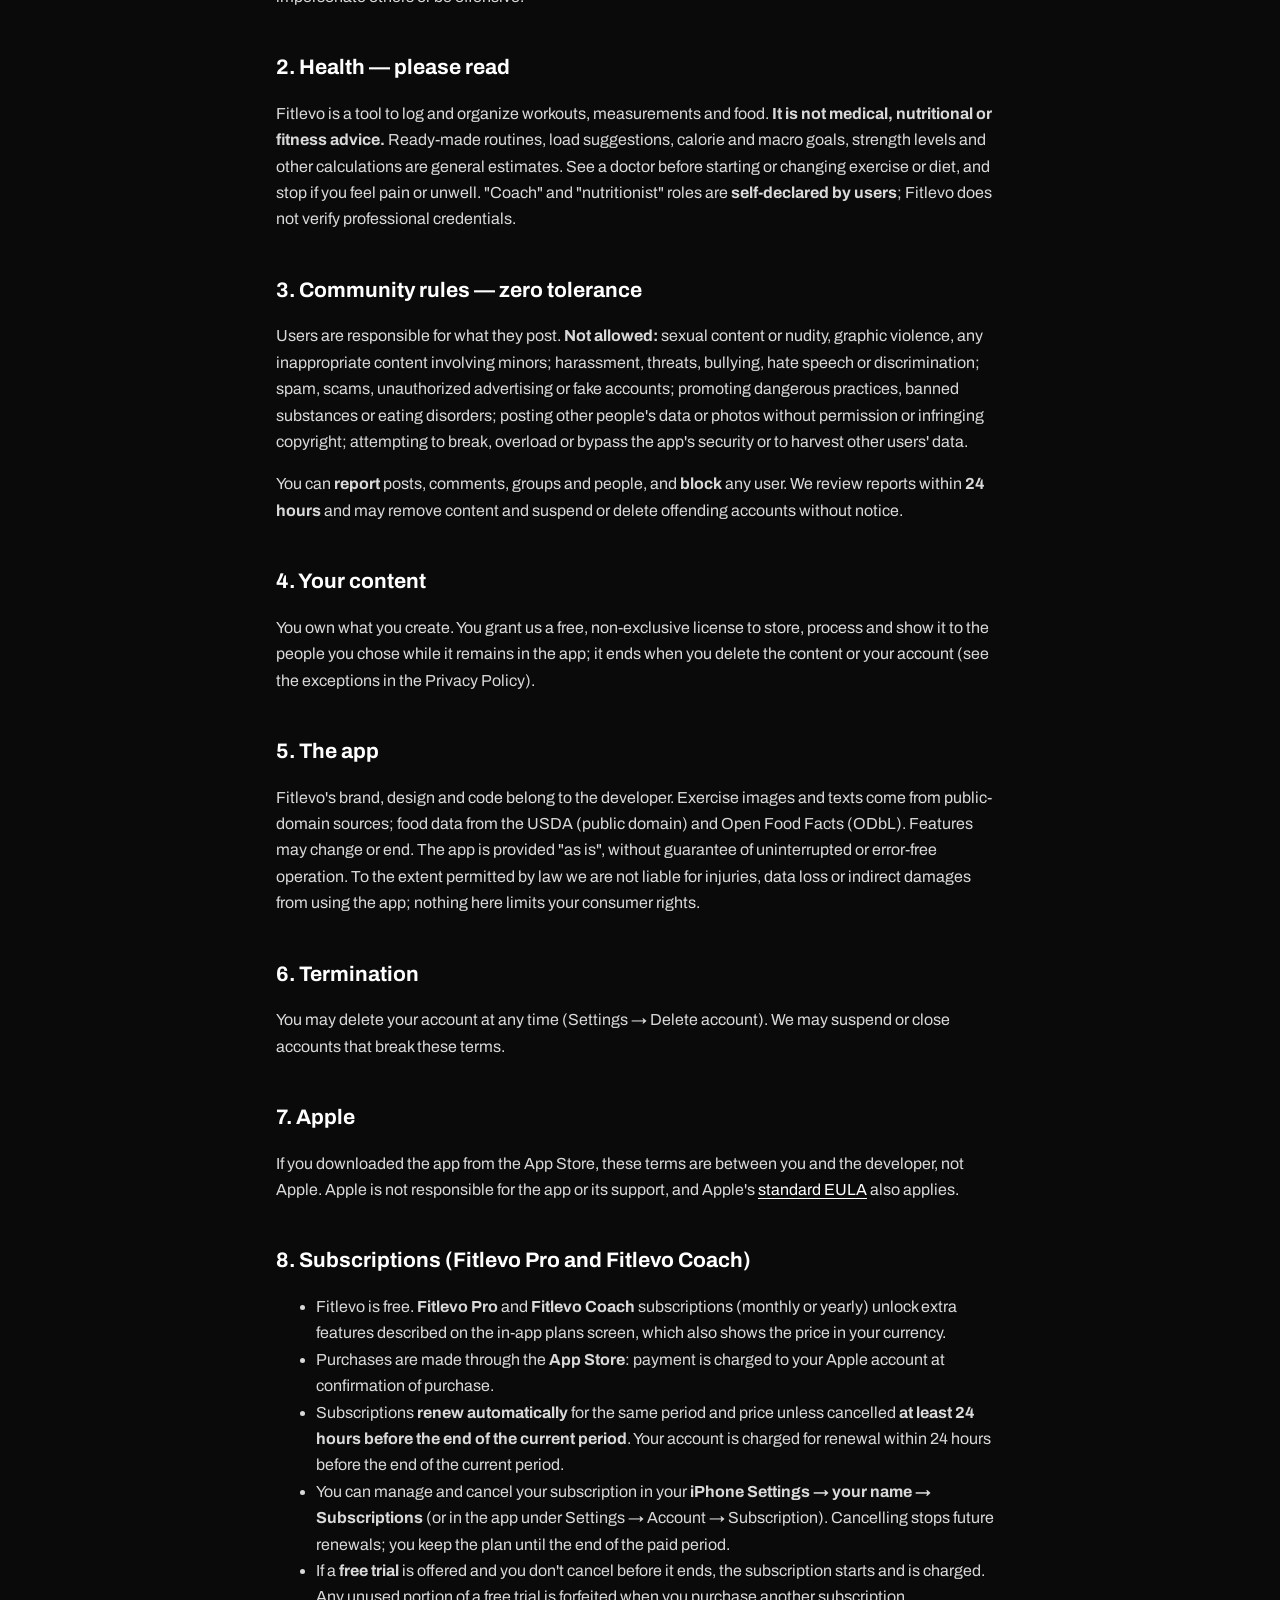
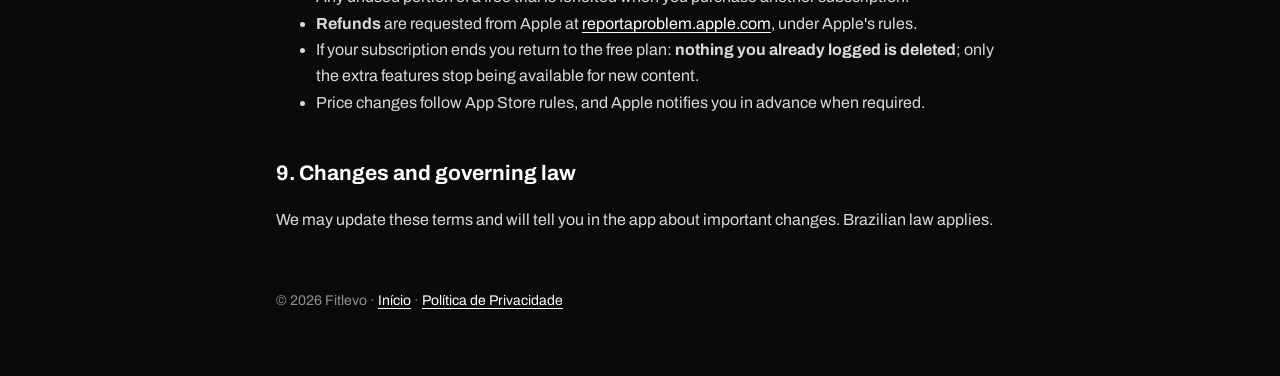
<file: termos.html>
<!doctype html>
<html lang="pt-BR">
<head>
  <meta charset="utf-8">
  <meta name="viewport" content="width=device-width, initial-scale=1">
  <title>Fitlevo — Termos de Uso</title>
  <meta name="description" content="Regras para usar o Fitlevo.">
  <link rel="icon" href="favicon.png">
  <link rel="preconnect" href="https://fonts.googleapis.com">
  <link rel="preconnect" href="https://fonts.gstatic.com" crossorigin>
  <link href="https://fonts.googleapis.com/css2?family=Archivo:wght@400;600;700&family=Archivo+Black&display=swap" rel="stylesheet">
  <link rel="stylesheet" href="style.css">
</head>
<body>
  <div class="wrap">
    <header class="top">
      <a class="logo" href="./">FITLEVO</a>
      <nav class="top">
        <a href="privacidade.html">Privacidade</a>
        <a href="termos.html" aria-current="page">Termos</a>
      </nav>
    </header>

    <h1>Termos de Uso</h1>
    <p class="muted">Atualizados em 11 de novembro de 2026</p>
    <a class="lang" href="#en">English version ↓</a>

    <p>Ao criar uma conta ou usar o <strong>Fitlevo</strong>, você concorda com estes termos e com a <a href="privacidade.html">Política de Privacidade</a>. O Fitlevo é oferecido por Raul Gardini, Brasil (contato: <a href="mailto:fitlevoapp@gmail.com">fitlevoapp@gmail.com</a>).</p>

    <h2>1. Conta</h2>
    <ul>
      <li>Você precisa ter <strong>13 anos ou mais</strong>; menores de 18 precisam da autorização dos responsáveis.</li>
      <li>Use informações verdadeiras e guarde bem o acesso à sua conta. Você é responsável pelo que for feito nela.</li>
      <li>O @usuário não pode imitar outra pessoa, marca ou empresa, nem ser ofensivo.</li>
    </ul>

    <h2>2. Saúde: leia com atenção</h2>
    <p>O Fitlevo é uma ferramenta para registrar e organizar treinos, medidas e alimentação. <strong>Não é aconselhamento médico, nutricional ou de educação física.</strong> Rotinas prontas, sugestões de carga, metas de calorias e macros, níveis de força e demais cálculos são estimativas gerais. Consulte um médico antes de começar ou mudar atividade física ou dieta, e pare se sentir dor ou mal-estar.</p>
    <p>Papéis como "treinador" e "nutricionista" são <strong>declarados pelos próprios usuários</strong>; o Fitlevo não confere registro profissional. Combine e confira as credenciais diretamente com a pessoa.</p>

    <h2>3. Regras da comunidade: tolerância zero</h2>
    <p>Posts, fotos, comentários, nomes e descrições de grupos e perfis são de responsabilidade de quem publica. <strong>Não é permitido</strong>:</p>
    <ul>
      <li>conteúdo sexual ou nudez, violência explícita, ou qualquer conteúdo envolvendo menores de forma inadequada;</li>
      <li>assédio, ameaças, bullying, discurso de ódio ou discriminação;</li>
      <li>spam, golpes, propaganda não autorizada ou contas falsas;</li>
      <li>incentivo a práticas perigosas, uso de substâncias proibidas ou distúrbios alimentares;</li>
      <li>publicar dados ou fotos de outras pessoas sem autorização, ou violar direitos autorais;</li>
      <li>tentar invadir, sobrecarregar ou burlar a segurança do app, ou coletar dados de outros usuários.</li>
    </ul>
    <p>Você pode <strong>denunciar</strong> posts, comentários, grupos e pessoas, e <strong>bloquear</strong> qualquer usuário: quem você bloqueia deixa de ver seu conteúdo e de falar com você. Analisamos as denúncias em até <strong>24 horas</strong> e podemos remover o conteúdo e suspender ou excluir a conta de quem violar estas regras, sem aviso prévio.</p>

    <h2>4. Seu conteúdo</h2>
    <p>O que você cria continua sendo seu. Para o app funcionar, você nos dá uma licença gratuita e não exclusiva para guardar, processar e mostrar esse conteúdo às pessoas que você escolheu, enquanto ele estiver no app. Ao apagar o conteúdo ou a conta, essa licença acaba (veja as exceções na Política de Privacidade).</p>

    <h2>5. O app</h2>
    <ul>
      <li>O Fitlevo, sua marca, desenho e código pertencem ao desenvolvedor. As imagens e textos de exercícios vêm de bases de domínio público e os dados de alimentos da USDA (domínio público) e do Open Food Facts (licença ODbL).</li>
      <li>Podemos mudar, melhorar ou encerrar funções. Fazemos o possível para o app funcionar sempre, mas ele é oferecido "como está", sem garantia de funcionar sem interrupções ou erros.</li>
      <li>Na medida permitida pela lei, não respondemos por lesões, perdas de dados ou danos indiretos decorrentes do uso do app. Nada aqui limita direitos que o Código de Defesa do Consumidor garante a você.</li>
    </ul>

    <h2>6. Encerramento</h2>
    <p>Você pode excluir sua conta quando quiser, em Configurações → Excluir conta. Podemos suspender ou encerrar contas que violem estes termos.</p>

    <h2>7. Apple</h2>
    <p>Se você baixou o app pela App Store, estes termos são entre você e o desenvolvedor, não a Apple. A Apple não é responsável pelo app nem pelo suporte, e também se aplicam os termos de uso padrão da App Store (<a href="https://www.apple.com/legal/internet-services/itunes/dev/stdeula/">EULA padrão da Apple</a>).</p>

    <h2>8. Assinaturas (Fitlevo Pro e Fitlevo Coach)</h2>
    <ul>
      <li>O Fitlevo é gratuito. As assinaturas <strong>Fitlevo Pro</strong> e <strong>Fitlevo Coach</strong> (mensal ou anual) liberam recursos extras, descritos na tela de planos do app, onde também aparece o preço na sua moeda.</li>
      <li>A compra é feita pela <strong>App Store</strong>: o valor é cobrado na sua conta Apple quando você confirma a compra.</li>
      <li>A assinatura <strong>renova automaticamente</strong> pelo mesmo período e preço, a menos que você cancele <strong>pelo menos 24 horas antes do fim do período</strong>. A cobrança da renovação acontece nas 24 horas antes do fim do período.</li>
      <li>Você gerencia e cancela a assinatura nos <strong>Ajustes do iPhone → seu nome → Assinaturas</strong> (ou em Configurações → Conta → Assinatura, no app). Cancelar interrompe as próximas renovações; você continua com o plano até o fim do período já pago.</li>
      <li>Quando houver <strong>período de teste grátis</strong>, se você não cancelar até o fim dele, a assinatura começa e é cobrada. A parte não usada do teste é perdida se você comprar outra assinatura antes do fim.</li>
      <li>Pedidos de <strong>reembolso</strong> são feitos à Apple, em <a href="https://reportaproblem.apple.com">reportaproblem.apple.com</a>, conforme as regras dela.</li>
      <li>Se a assinatura terminar, você volta ao plano gratuito: <strong>nada do que você já registrou é apagado</strong>, só os recursos extras deixam de estar disponíveis para criar coisas novas.</li>
      <li>Mudanças de preço seguem as regras da App Store, que avisa você antes quando necessário.</li>
    </ul>

    <h2>9. Mudanças e lei aplicável</h2>
    <p>Podemos atualizar estes termos; mudanças importantes serão avisadas no app. Vale a lei brasileira, e fica eleito o foro do domicílio do consumidor.</p>

    <hr>

    <section id="en" lang="en">
      <h1>Terms of Use</h1>
      <p class="muted">Updated November 11, 2026</p>

      <p>By creating an account or using <strong>Fitlevo</strong> you agree to these terms and to the <a href="privacidade.html#en">Privacy Policy</a>. Fitlevo is provided by Raul Gardini, Brazil (contact: <a href="mailto:fitlevoapp@gmail.com">fitlevoapp@gmail.com</a>).</p>

      <h2>1. Account</h2>
      <p>You must be <strong>13 or older</strong>; users under 18 need a parent's or guardian's permission. Use true information and keep your access safe; you are responsible for activity on your account. Usernames may not impersonate others or be offensive.</p>

      <h2>2. Health — please read</h2>
      <p>Fitlevo is a tool to log and organize workouts, measurements and food. <strong>It is not medical, nutritional or fitness advice.</strong> Ready-made routines, load suggestions, calorie and macro goals, strength levels and other calculations are general estimates. See a doctor before starting or changing exercise or diet, and stop if you feel pain or unwell. "Coach" and "nutritionist" roles are <strong>self-declared by users</strong>; Fitlevo does not verify professional credentials.</p>

      <h2>3. Community rules — zero tolerance</h2>
      <p>Users are responsible for what they post. <strong>Not allowed:</strong> sexual content or nudity, graphic violence, any inappropriate content involving minors; harassment, threats, bullying, hate speech or discrimination; spam, scams, unauthorized advertising or fake accounts; promoting dangerous practices, banned substances or eating disorders; posting other people's data or photos without permission or infringing copyright; attempting to break, overload or bypass the app's security or to harvest other users' data.</p>
      <p>You can <strong>report</strong> posts, comments, groups and people, and <strong>block</strong> any user. We review reports within <strong>24 hours</strong> and may remove content and suspend or delete offending accounts without notice.</p>

      <h2>4. Your content</h2>
      <p>You own what you create. You grant us a free, non-exclusive license to store, process and show it to the people you chose while it remains in the app; it ends when you delete the content or your account (see the exceptions in the Privacy Policy).</p>

      <h2>5. The app</h2>
      <p>Fitlevo's brand, design and code belong to the developer. Exercise images and texts come from public-domain sources; food data from the USDA (public domain) and Open Food Facts (ODbL). Features may change or end. The app is provided "as is", without guarantee of uninterrupted or error-free operation. To the extent permitted by law we are not liable for injuries, data loss or indirect damages from using the app; nothing here limits your consumer rights.</p>

      <h2>6. Termination</h2>
      <p>You may delete your account at any time (Settings → Delete account). We may suspend or close accounts that break these terms.</p>

      <h2>7. Apple</h2>
      <p>If you downloaded the app from the App Store, these terms are between you and the developer, not Apple. Apple is not responsible for the app or its support, and Apple's <a href="https://www.apple.com/legal/internet-services/itunes/dev/stdeula/">standard EULA</a> also applies.</p>

      <h2>8. Subscriptions (Fitlevo Pro and Fitlevo Coach)</h2>
      <ul>
        <li>Fitlevo is free. <strong>Fitlevo Pro</strong> and <strong>Fitlevo Coach</strong> subscriptions (monthly or yearly) unlock extra features described on the in-app plans screen, which also shows the price in your currency.</li>
        <li>Purchases are made through the <strong>App Store</strong>: payment is charged to your Apple account at confirmation of purchase.</li>
        <li>Subscriptions <strong>renew automatically</strong> for the same period and price unless cancelled <strong>at least 24 hours before the end of the current period</strong>. Your account is charged for renewal within 24 hours before the end of the current period.</li>
        <li>You can manage and cancel your subscription in your <strong>iPhone Settings → your name → Subscriptions</strong> (or in the app under Settings → Account → Subscription). Cancelling stops future renewals; you keep the plan until the end of the paid period.</li>
        <li>If a <strong>free trial</strong> is offered and you don't cancel before it ends, the subscription starts and is charged. Any unused portion of a free trial is forfeited when you purchase another subscription.</li>
        <li><strong>Refunds</strong> are requested from Apple at <a href="https://reportaproblem.apple.com">reportaproblem.apple.com</a>, under Apple's rules.</li>
        <li>If your subscription ends you return to the free plan: <strong>nothing you already logged is deleted</strong>; only the extra features stop being available for new content.</li>
        <li>Price changes follow App Store rules, and Apple notifies you in advance when required.</li>
      </ul>

      <h2>9. Changes and governing law</h2>
      <p>We may update these terms and will tell you in the app about important changes. Brazilian law applies.</p>
    </section>

    <footer>© 2026 Fitlevo · <a href="./">Início</a> · <a href="privacidade.html">Política de Privacidade</a></footer>
  </div>
</body>
</html>
</file>
<file: style.css>
:root {
  --bg: #0a0a0a;
  --card: #161616;
  --border: #262626;
  --text: #ffffff;
  --muted: #8f8f8f;
  --record: #ff3d7f;
  --progress: #3d8bff;
}
* { box-sizing: border-box; }
html { -webkit-text-size-adjust: 100%; }
body {
  margin: 0;
  background: var(--bg);
  color: var(--text);
  font-family: 'Archivo', system-ui, -apple-system, 'Segoe UI', sans-serif;
  font-size: 16px;
  line-height: 1.65;
}
a { color: var(--text); text-underline-offset: 3px; }
a:hover { color: var(--progress); }
.wrap { max-width: 760px; margin: 0 auto; padding: 32px 16px 64px; }
header.top {
  display: flex;
  align-items: center;
  justify-content: space-between;
  gap: 12px;
  flex-wrap: wrap;
  margin-bottom: 40px;
}
.logo {
  font-family: 'Archivo Black', 'Archivo', sans-serif;
  font-size: 26px;
  letter-spacing: -0.5px;
  text-decoration: none;
  transform: skewX(-8deg);
  display: inline-block;
}
nav.top a {
  color: var(--muted);
  text-decoration: none;
  font-weight: 600;
  font-size: 14px;
  margin-left: 16px;
}
nav.top a:hover, nav.top a[aria-current='page'] { color: var(--text); }
h1 {
  font-family: 'Archivo Black', 'Archivo', sans-serif;
  font-size: clamp(30px, 7vw, 44px);
  line-height: 1.1;
  margin: 0 0 8px;
}
h2 { font-size: 21px; margin: 40px 0 8px; }
h3 { font-size: 17px; margin: 24px 0 4px; }
p, li { color: #d9d9d9; }
.muted { color: var(--muted); font-size: 14px; }
.lang {
  display: inline-block;
  margin: 8px 0 24px;
  padding: 6px 14px;
  border: 1px solid var(--border);
  border-radius: 999px;
  color: var(--muted);
  font-size: 14px;
  font-weight: 600;
  text-decoration: none;
}
.card {
  background: var(--card);
  border: 1px solid var(--border);
  border-radius: 20px;
  padding: 20px;
  margin: 16px 0;
}
table { width: 100%; border-collapse: collapse; font-size: 15px; }
th, td { text-align: left; vertical-align: top; padding: 10px 8px; border-bottom: 1px solid var(--border); }
th { color: var(--muted); font-weight: 600; font-size: 13px; }
.table-wrap { overflow-x: auto; }
hr { border: 0; border-top: 1px solid var(--border); margin: 56px 0; }
footer { margin-top: 56px; color: var(--muted); font-size: 14px; }
.hero { padding: 24px 0 8px; }
.hero p { font-size: 19px; color: var(--muted); max-width: 560px; }
.dot { display: inline-block; width: 8px; height: 8px; border-radius: 4px; margin-right: 8px; }
.features { display: grid; grid-template-columns: repeat(auto-fit, minmax(220px, 1fr)); gap: 12px; margin: 32px 0; }
.features .card { margin: 0; }
.features h3 { margin-top: 0; }
.badge {
  display: inline-block;
  margin-top: 16px;
  padding: 12px 22px;
  border-radius: 999px;
  background: var(--text);
  color: #000;
  font-weight: 700;
  text-decoration: none;
}
</file>
